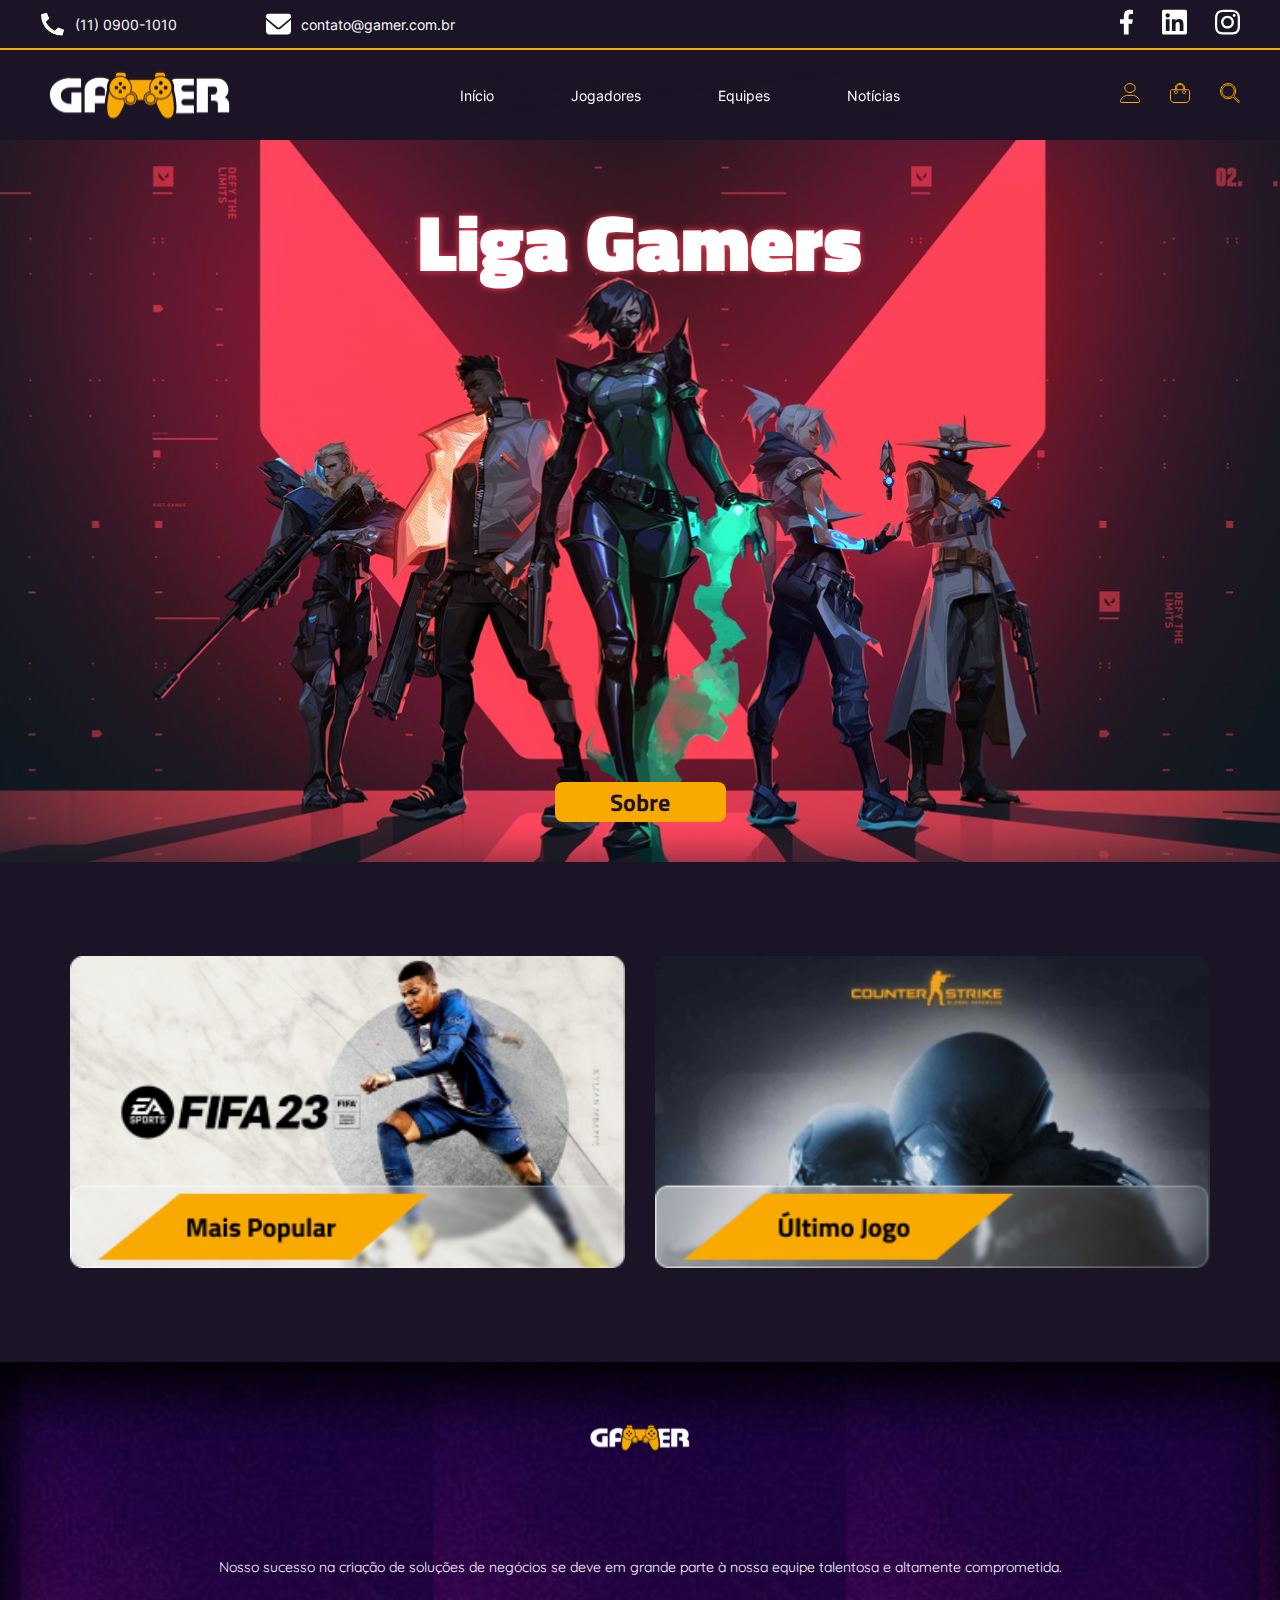
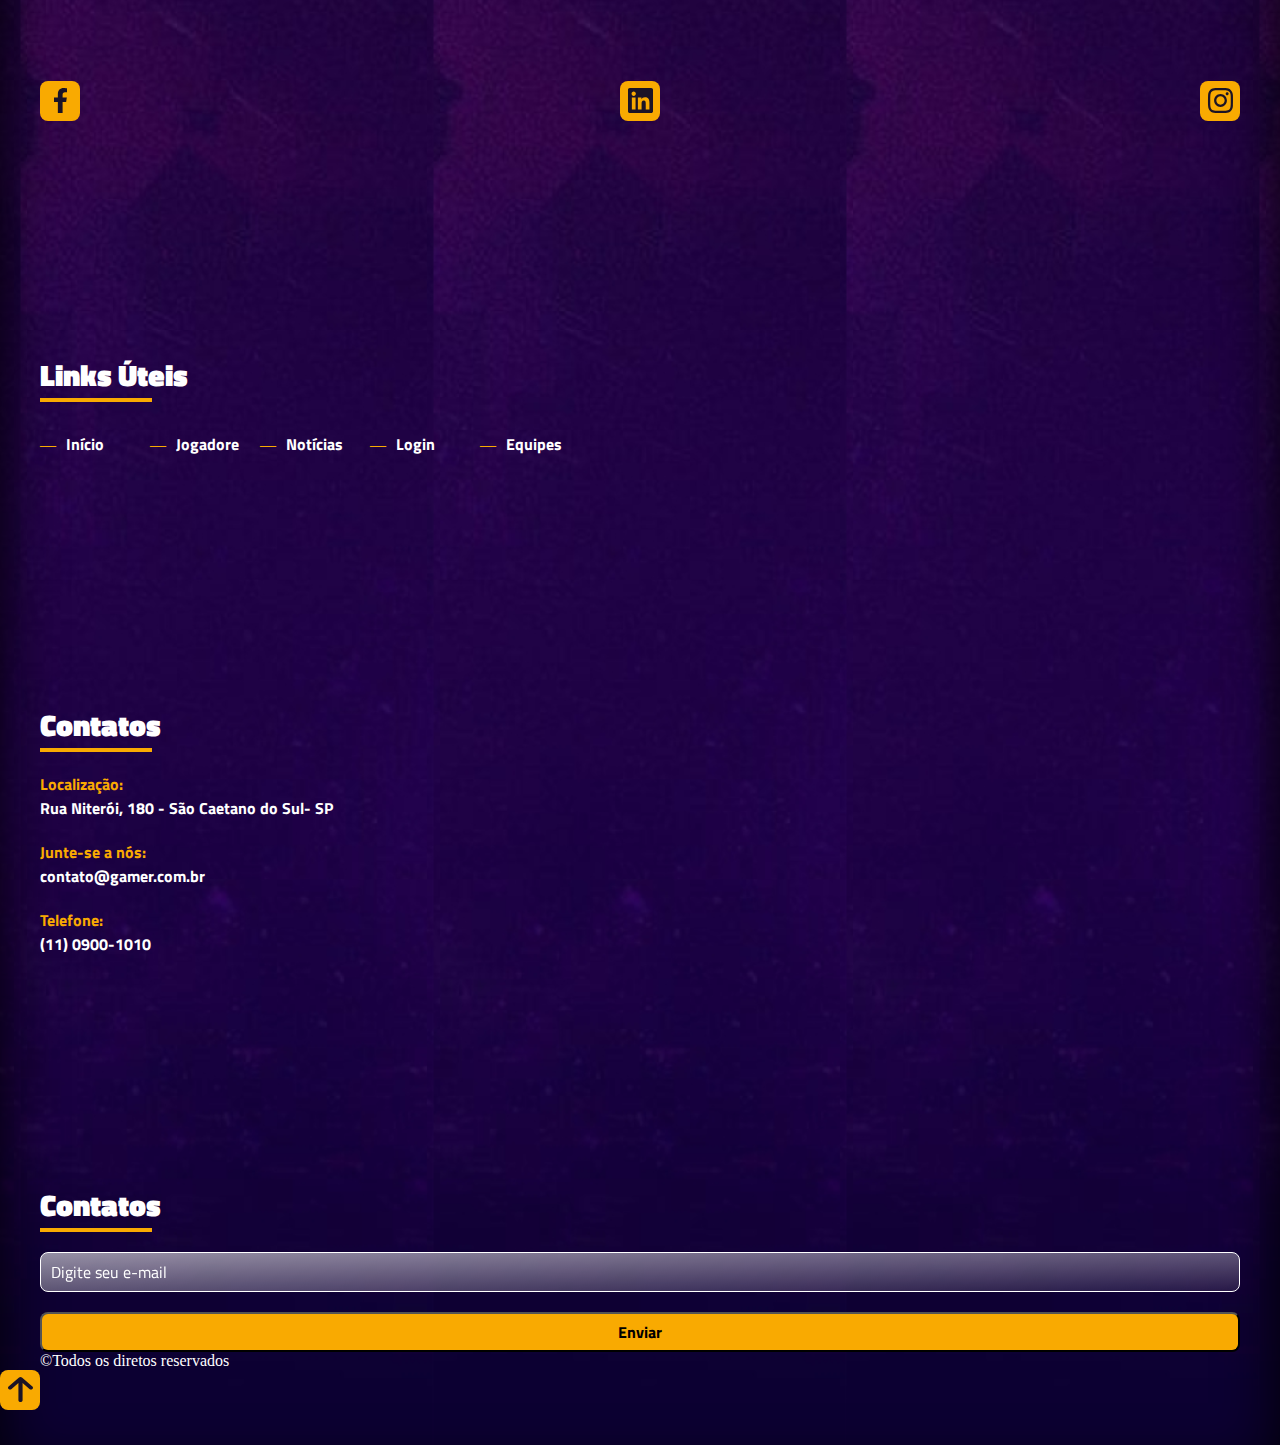
<file: index.html>
<!DOCTYPE html>
<html lang="pt-BR">

<head>
    <meta charset="UTF-8">
    <meta http-equiv="X-UA-Compatible" content="IE=edge">
    <meta name="viewport" content="width=device-width, initial-scale=1.0">
    <title>Projeto Gamer Manhã</title>
    <link rel="stylesheet" href="css/style.css">
</head>

<body>

    <header>

        <!-- linha de cima com a borda amarela -->
        <div class="header-top">

            <div class="layout-grid alinhamento-between-center">
                <div class="contatos">
                    <div class="phone">
                        <img src="./assets/icons/icone_telefone.svg" alt="Ícone de telefone">
                        <span>(11) 0900-1010</span>
                    </div>
                    <div class="email">
                        <img src="./assets/icons/icone_email.svg" alt="Ícone de e-mail">
                        <span>contato@gamer.com.br</span>
                    </div>
                </div>

                <div class="midias-sociais">
                    <a href="">
                        <img src="./assets/icons/facebook.svg" alt="Imagem link do Facebook da empresa Gamer">
                    </a>
                    <a href="">
                        <img src="./assets/icons/linkedin.svg" alt="Imagem link do Linkedin da empresa Gamer">
                    </a>
                    <a href="">
                        <img src="./assets/icons/intagram.svg" alt="Imagem link do Instagram da empresa Gamer">
                    </a>
                </div>
            </div>
        </div>

        <div class="header-bottom">
            <div class="layout-grid alinhamento-between-center">
                <!-- menu hamburger -->
                <img onclick="mostrarMenu()" src="./assets/icons/bars.svg" class="menu-hamburger"
                    alt="Ícone para abrir e fechar o menu de celular">

                <img class="logo" src="./assets/images/logotipo-gamer.svg"
                    alt="Logotipo da empresa. Texto Gamer com um joystick ao centro">

                <nav class="menu" id="menu">
                    <a href="../projeto-gamer-manha/index.html">Início</a>
                    <a href="">Jogadores</a>
                    <a href="">Equipes</a>
                    <a href="">Notícias</a>

                    <!-- visível apenas no mobile -->

                    <a class="phone">
                        <img src="./assets/icons/icone_telefone.svg"
                            alt="Ícone de Telefone. Abre e fecha o menu principal, no celular">
                        <span>(11) 0900-1010</span>
                    </a>
                    <a class="email">
                        <img src="./assets/icons/icone_email.svg" alt="Ícone de e-mail">
                        <span>contato@gamer.com.br</span>
                    </a>

                    <div class="midias-sociais">
                        <a href="">
                            <img src="./assets/icons/facebook.svg" alt="Imagem link do Facebook da empresa Gamer">
                        </a>
                        <a href="">
                            <img src="./assets/icons/linkedin.svg" alt="Imagem link do Linkedin da empresa Gamer">
                        </a>
                        <a href="">
                            <img src="./assets/icons/intagram.svg" alt="Imagem link do Instagram da empresa Gamer">
                        </a>
                    </div>
                </nav>

                <!-- menu 3 pontinhos -->
                <img onclick="mostrarUsuarios()" src="./assets/icons/pointers.svg" class="menu-pontinhos"
                    alt="Ícone 3 pontinhos, abre o menu de usuários">

                <div class="menu-usuarios" id="menu-usuarios">
                    <a href="../projeto-gamer-manha/login.html">
                        <img src="./assets/icons/user.svg" alt="Ícone de perfil">
                    </a>
                    <a href="">
                        <img src="./assets/icons/bag.svg" alt="Ícone de sacola">
                    </a>
                    <a href="">
                        <img src="./assets/icons/search.svg" alt="Ícone lupa de pesquisa">
                    </a>
                </div>
            </div>
        </div>
    </header>


    <main>
        <section class="banner">
            <h1>Liga Gamers</h1>
            <a href="" class="botao-sobre">Sobre</a>
        </section>

        <section class="jogos">
            <div class="layout-grid jogos-flex">
                <img src="assets/images/fifa23.png" alt="Imagem do jogo Fifa 2023">
                <img src="assets/images/csgo.png" alt="Imagem do jogo Counter Strike">
            </div>

        </section>


    </main>

    <footer>
        <div class="layout-grid footer-top">
            
            <div id="sobre">
                <img src="./assets/images/logotipo-gamer.svg" alt="Logotipo, imagem com texto gamer e um controle de vídeo game ao centro">
                
                <p>Nosso sucesso na criação de soluções de negócios se deve em grande parte à nossa equipe talentosa e altamente comprometida.</p>

                <!-- exportar as imagens do figma! -->
                <div id="midias-sociais-footer">
                    <a href="">
                        <img src="./assets/icons/facebook-footer.svg" alt="Ícone do Facebook">
                    </a>
                    <a href="">
                        <img src="./assets/icons/linkedin-footer.svg" alt="Ícone do Linkedin">
                    </a>
                    <a href="">
                        <img src="./assets/icons/intagram-footer.svg" alt="Ícone do Instagram">
                    </a>
                </div>
            </div>

            <div id="links-uteis">
                <div class="titulos-footer">
                    <h3>Links Úteis</h3>
                    <hr>
                </div>

                <ul class="menu-footer">
                    <li>
                        <a href="../projeto-gamer-manha/index.html">Início</a>
                    </li>
                    <li>
                        <a href="">Jogadore</a>
                    </li>
                    <li>
                        <a href="">Notícias</a>
                    </li>
                    <li>
                        <a href="">Login</a>
                    </li>
                    <li>
                        <a href="">Equipes</a>
                    </li>
                </ul>
            </div>


            <div id="contatos">
                <div class="titulos-footer">
                    <h3>Contatos</h3>
                    <hr>
                </div>

                <p>
                    <span class="contatos-titulo">Localização:</span>
                    Rua Niterói, 180 - São Caetano do Sul- SP
                </p>

                <p>
                    <span class="contatos-titulo">Junte-se a nós:</span>
                    contato@gamer.com.br
                </p>

                <p>
                    <span class="contatos-titulo">Telefone:</span>
                    (11) 0900-1010
                </p>
            </div>



            <div id="newsletter">
                <div class="titulos-footer">
                    <h3>Contatos</h3>
                    <hr>
                </div>

                <form action="" class="frm-news">
                    <input type="email" placeholder="Digite seu e-mail">
                    <button>Enviar</button>
                </form>
            </div>
            
        </div> <!-- fim da footer-top -->
        

        <div class="layout-grid footer-bottom">
            <p id="rights">&copy;Todos os diretos reservados</p>
        </div>

        <img src="./assets/icons/back-to-top.svg" alt="Ícone com a seta para cima, clique para voltar ao topo">

    </footer>




    <script>
        function mostrarMenu() {
            document.getElementById("menu").classList.toggle("mostrar-menu");
        }
        function mostrarUsuarios() {
            document.getElementById("menu-usuarios").classList.toggle("mostrar-usuarios");
        }
    </script>
</body>

</html>
</file>
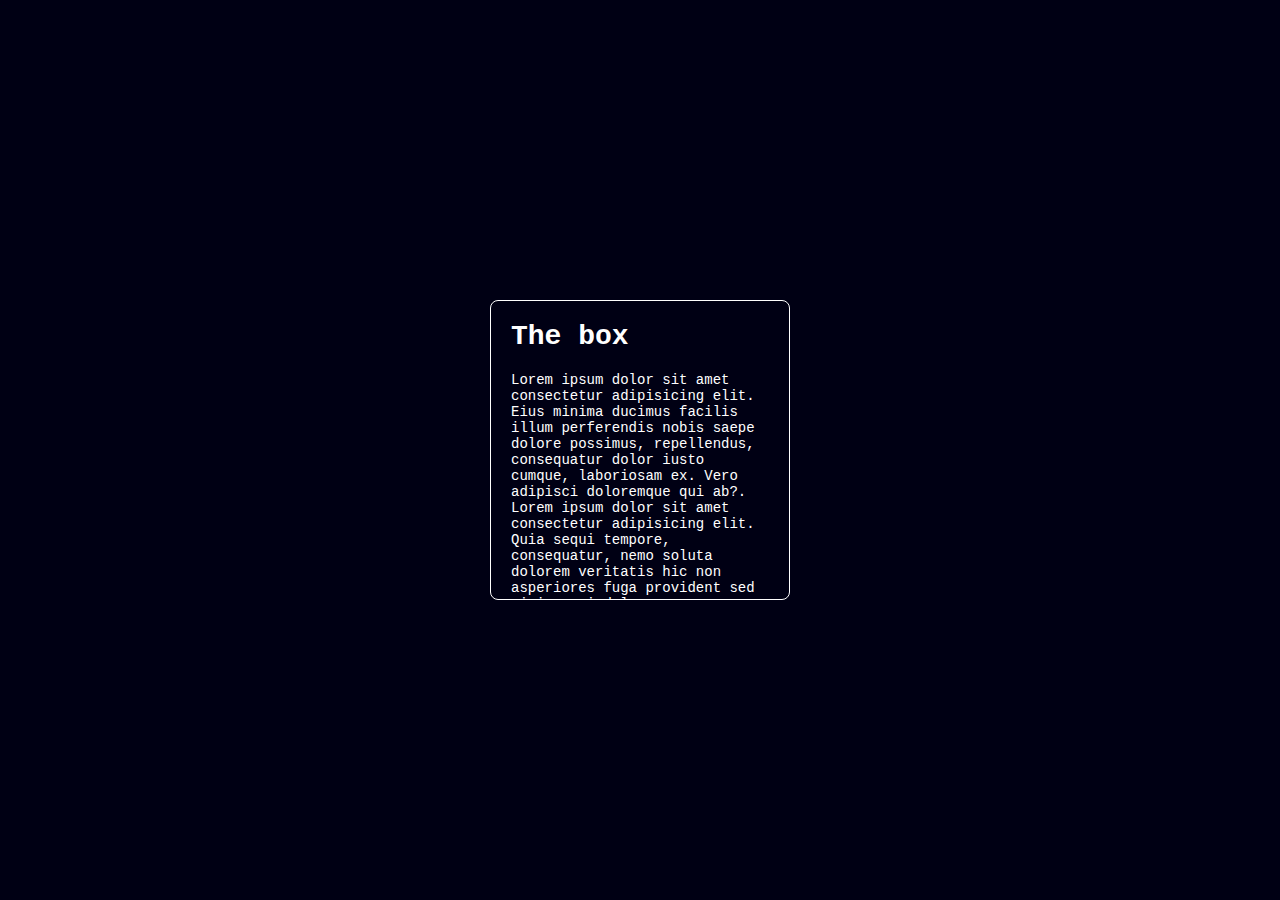
<file: fundo-gradiente.html>
<!DOCTYPE html>
<html lang="pt-BR">
<head>
    <meta charset="UTF-8">
    <meta http-equiv="X-UA-Compatible" content="IE=edge">
    <meta name="viewport" content="width=device-width, initial-scale=1.0">
    <title>Document</title>

    <style>
        /* reset css */
        * {
            margin: 0;
            padding: 0;
            box-sizing: border-box;
        }

        body {
            background-color: rgb(0, 0, 20);
            width: 100vw;
            height: 100vh;
            display: flex;
            justify-content: center;
            align-items: center;
            font-family: 'Courier New', Courier, monospace;
            font-size: 14px;
            color: white;
        }

        article {
            width: 300px;
            height: 300px;
            padding: 20px;
            border: 1px solid white;
            border-radius: 8px;
            overflow: auto;
            background-color: rgb(115, 0, 115),;
            
        }

        h1 {
            margin-bottom: 20px;
        }

        
    </style>
</head>


<body>
    <div class="borda-gradiente">

</div>
    <article>
        <h1>The box</h1>
        <p>Lorem ipsum dolor sit amet consectetur adipisicing elit. Eius minima ducimus facilis illum perferendis nobis saepe dolore possimus, repellendus, consequatur dolor iusto cumque, laboriosam ex. Vero adipisci doloremque qui ab?. Lorem ipsum dolor sit amet consectetur adipisicing elit. Quia sequi tempore, consequatur, nemo soluta dolorem veritatis hic non asperiores fuga provident sed nisi magni doloremque pariatur, esse sapiente. Obcaecati, totam!</p>
    </article>
</body>
</html
</file>
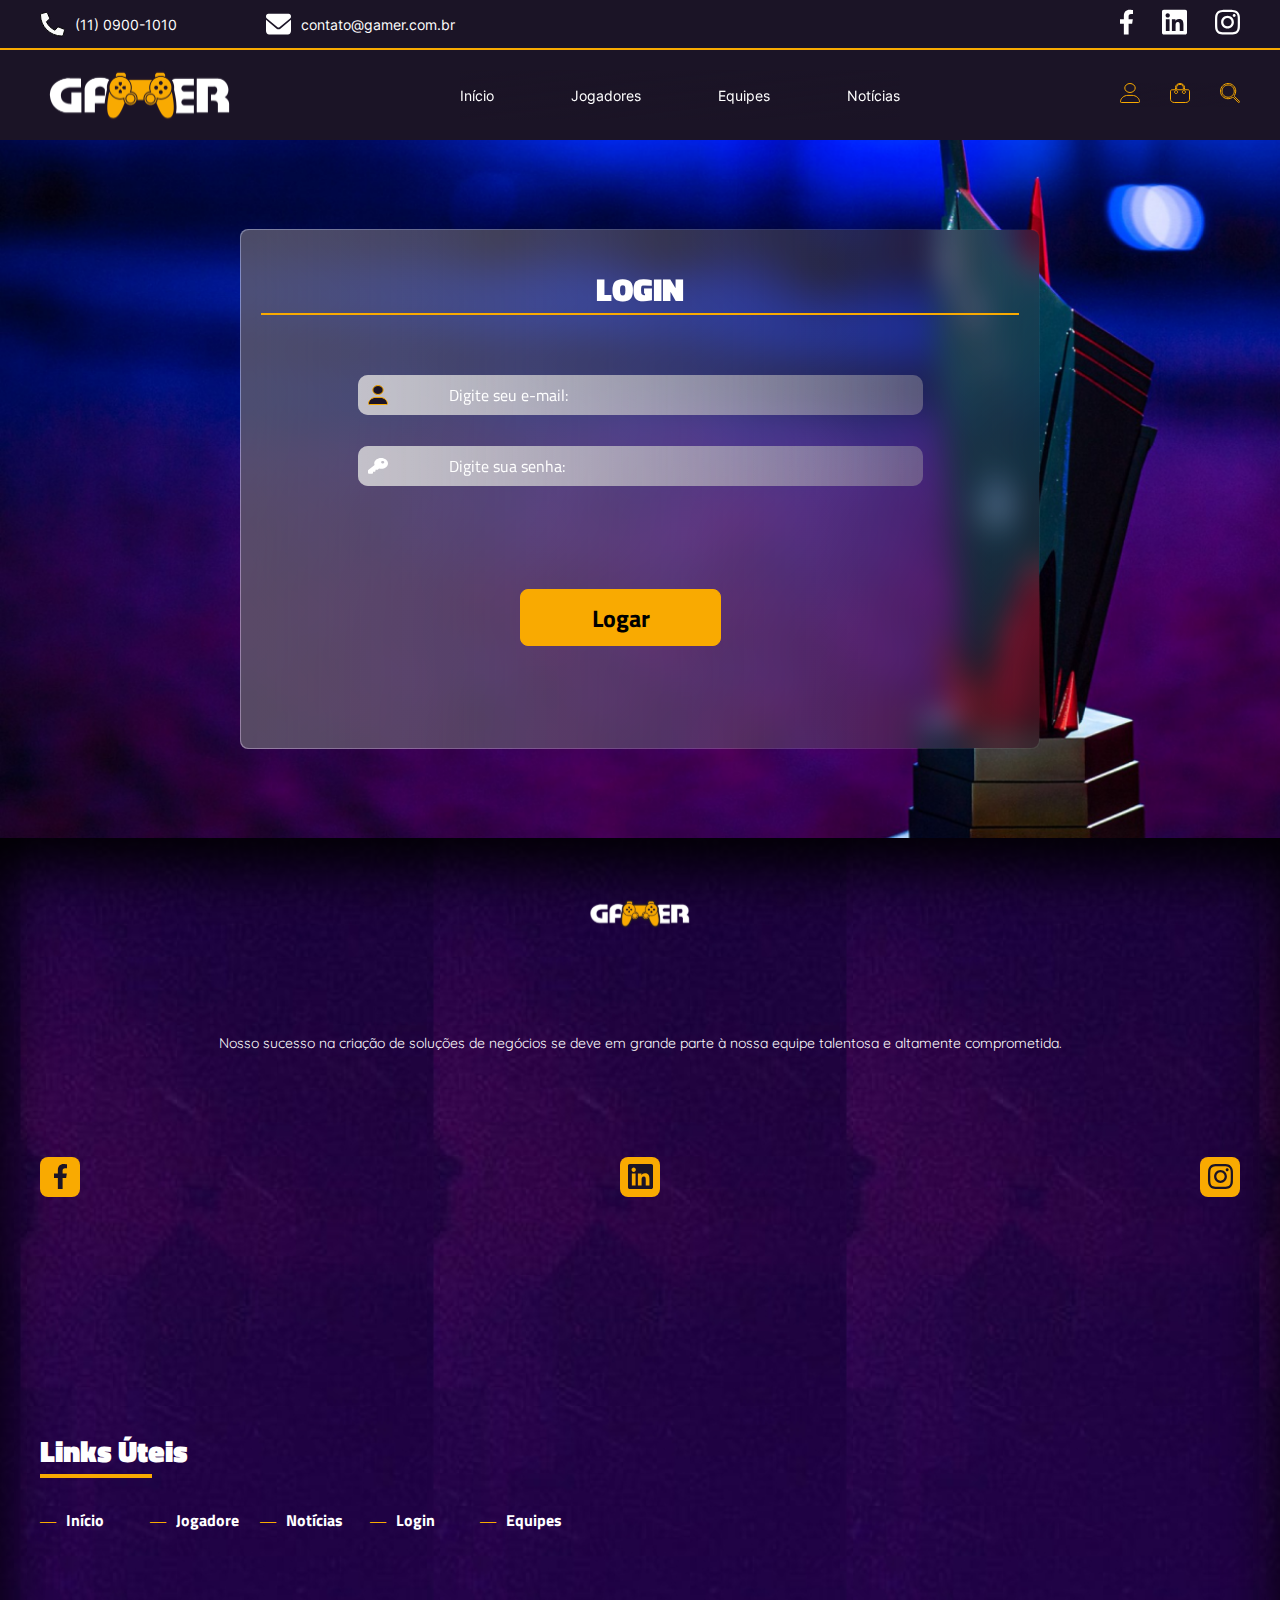
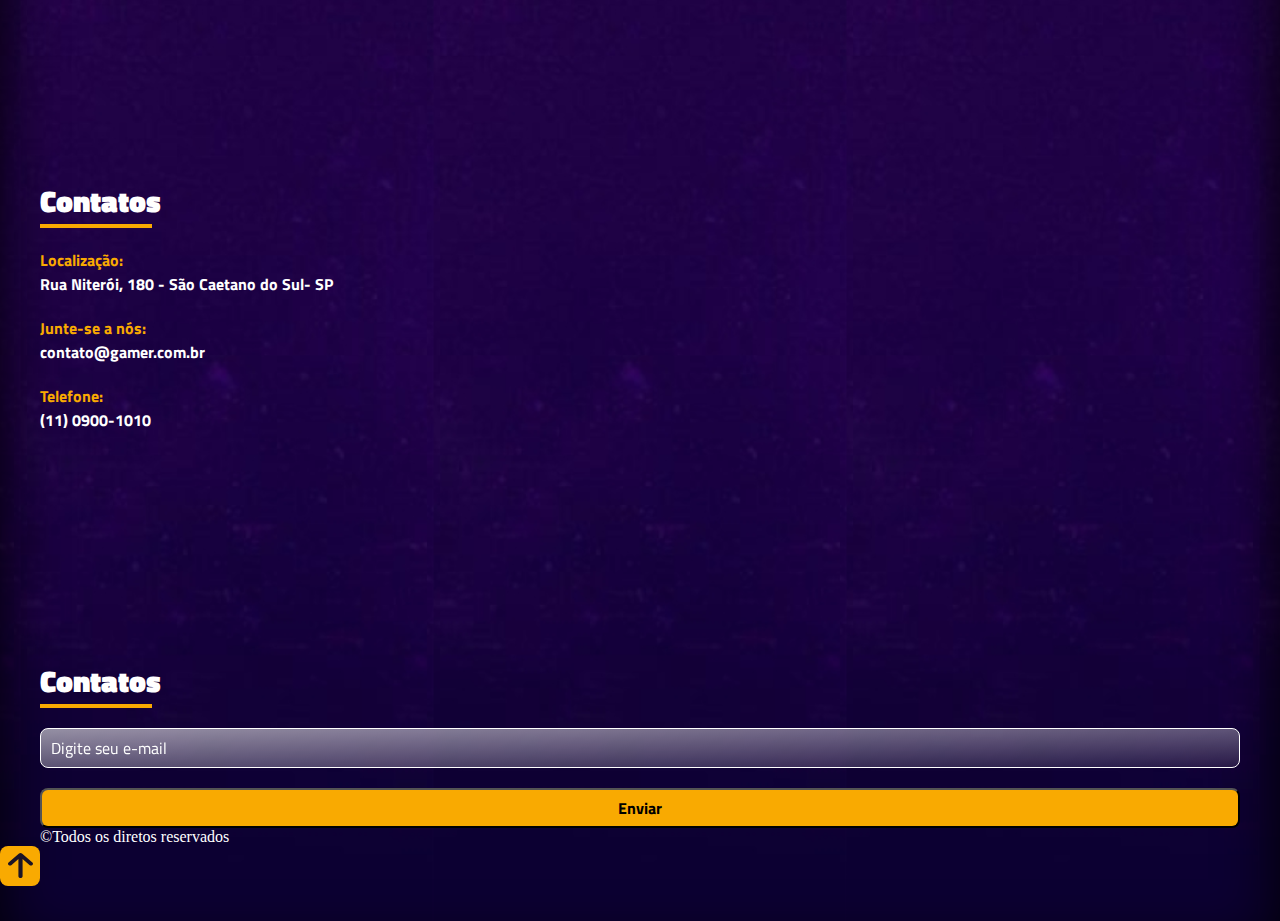
<file: login.html>
<!DOCTYPE html>
<html lang="pt-BR">

<head>
    <meta charset="UTF-8">
    <meta http-equiv="X-UA-Compatible" content="IE=edge">
    <meta name="viewport" content="width=device-width, initial-scale=1.0">
    <title>Projeto Gamer Manhã</title>
    <link rel="stylesheet" href="css/login.css">
</head>

<body>

    <header>

        <!-- linha de cima com a borda amarela -->
        <div class="header-top">

            <div class="layout-grid alinhamento-between-center">
                <div class="contatos">
                    <div class="phone">
                        <img src="./assets/icons/icone_telefone.svg" alt="Ícone de telefone">
                        <span>(11) 0900-1010</span>
                    </div>
                    <div class="email">
                        <img src="./assets/icons/icone_email.svg" alt="Ícone de e-mail">
                        <span>contato@gamer.com.br</span>
                    </div>
                </div>

                <div class="midias-sociais">
                    <a href="">
                        <img src="./assets/icons/facebook.svg" alt="Imagem link do Facebook da empresa Gamer">
                    </a>
                    <a href="">
                        <img src="./assets/icons/linkedin.svg" alt="Imagem link do Linkedin da empresa Gamer">
                    </a>
                    <a href="">
                        <img src="./assets/icons/intagram.svg" alt="Imagem link do Instagram da empresa Gamer">
                    </a>
                </div>
            </div>
        </div>

        <div class="header-bottom">
            <div class="layout-grid alinhamento-between-center">
                <!-- menu hamburger -->
                <img onclick="mostrarMenu()" src="./assets/icons/bars.svg" class="menu-hamburger"
                    alt="Ícone para abrir e fechar o menu de celular">

                <img class="logo" src="./assets/images/logotipo-gamer.svg"
                    alt="Logotipo da empresa. Texto Gamer com um joystick ao centro">

                <nav class="menu" id="menu">
                    <a href="index.html">Início</a>
                    <a href="">Jogadores</a>
                    <a href="">Equipes</a>
                    <a href="">Notícias</a>

                    <!-- visível apenas no mobile -->

                    <a class="phone">
                        <img src="./assets/icons/icone_telefone.svg"
                            alt="Ícone de Telefone. Abre e fecha o menu principal, no celular">
                        <span>(11) 0900-1010</span>
                    </a>
                    <a class="email">
                        <img src="./assets/icons/icone_email.svg" alt="Ícone de e-mail">
                        <span>contato@gamer.com.br</span>
                    </a>

                    <div class="midias-sociais">
                        <a href="">
                            <img src="./assets/icons/facebook.svg" alt="Imagem link do Facebook da empresa Gamer">
                        </a>
                        <a href="">
                            <img src="./assets/icons/linkedin.svg" alt="Imagem link do Linkedin da empresa Gamer">
                        </a>
                        <a href="">
                            <img src="./assets/icons/intagram.svg" alt="Imagem link do Instagram da empresa Gamer">
                        </a>
                    </div>
                </nav>

                <!-- menu 3 pontinhos -->
                <img onclick="mostrarUsuarios()" src="./assets/icons/pointers.svg" class="menu-pontinhos"
                    alt="Ícone 3 pontinhos, abre o menu de usuários">

                <div class="menu-usuarios" id="menu-usuarios">
                    <a href="login.html">
                        <img src="./assets/icons/user.svg" alt="Ícone de perfil">
                    </a>
                    <a href="">
                        <img src="./assets/icons/bag.svg" alt="Ícone de sacola">
                    </a>
                    <a href="">
                        <img src="./assets/icons/search.svg" alt="Ícone lupa de pesquisa">
                    </a>
                </div>
            </div>
        </div>
    </header>


    <!-- FORMULÁRIO DE LOGIN -->
    <main class="fundo-login">
        <div class="bkg-login">
            <form class="frm-login">
                <div class="login-title">

                    <h1>Login</h1>
                </div>
                <div class="frm-linha">
                    <div class="bkg-input">
                        <img src="./assets/icons/user.svg" alt="ícone de usuário">
                        <input type="email" id="email" placeholder="Digite seu e-mail:">
                    </div>
                </div>
                <div class="frm-linha">
                    <div class="bkg-input">
                        <img src="./assets/icons/Vector -chave.svg" alt="ícone de chave">
                        <input type="password" id="password" placeholder="Digite sua senha:">
                    </div>
                </div>

                <button class="btn-logar">Logar</button>
            </form>
        </div>

    </main>

    <footer>
        <div class="layout-grid footer-top">

            <div id="sobre">
                <img src="./assets/images/logotipo-gamer.svg"
                    alt="Logotipo, imagem com texto gamer e um controle de vídeo game ao centro">

                <p>Nosso sucesso na criação de soluções de negócios se deve em grande parte à nossa equipe talentosa e
                    altamente comprometida.</p>

                <!-- exportar as imagens do figma! -->
                <div id="midias-sociais-footer">
                    <a href="">
                        <img src="./assets/icons/facebook-footer.svg" alt="Ícone do Facebook">
                    </a>
                    <a href="">
                        <img src="./assets/icons/linkedin-footer.svg" alt="Ícone do Linkedin">
                    </a>
                    <a href="">
                        <img src="./assets/icons/intagram-footer.svg" alt="Ícone do Instagram">
                    </a>
                </div>
            </div>

            <div id="links-uteis">
                <div class="titulos-footer">
                    <h3>Links Úteis</h3>
                    <hr>
                </div>

                <ul class="menu-footer">
                    <li>
                        <a href="">Início</a>
                    </li>
                    <li>
                        <a href="">Jogadore</a>
                    </li>
                    <li>
                        <a href="">Notícias</a>
                    </li>
                    <li>
                        <a href="">Login</a>
                    </li>
                    <li>
                        <a href="">Equipes</a>
                    </li>
                </ul>
            </div>


            <div id="contatos">
                <div class="titulos-footer">
                    <h3>Contatos</h3>
                    <hr>
                </div>

                <p>
                    <span class="contatos-titulo">Localização:</span>
                    Rua Niterói, 180 - São Caetano do Sul- SP
                </p>

                <p>
                    <span class="contatos-titulo">Junte-se a nós:</span>
                    contato@gamer.com.br
                </p>

                <p>
                    <span class="contatos-titulo">Telefone:</span>
                    (11) 0900-1010
                </p>
            </div>



            <div id="newsletter">
                <div class="titulos-footer">
                    <h3>Contatos</h3>
                    <hr>
                </div>

                <form action="" class="frm-news">
                    <input type="email" placeholder="Digite seu e-mail">
                    <button>Enviar</button>
                </form>
            </div>

        </div> <!-- fim da footer-top -->


        <div class="layout-grid footer-bottom">
            <p id="rights">&copy;Todos os diretos reservados</p>
        </div>

        <img src="./assets/icons/back-to-top.svg" alt="Ícone com a seta para cima, clique para voltar ao topo">

    </footer>




    <script>
        function mostrarMenu() {
            document.getElementById("menu").classList.toggle("mostrar-menu");
        }
        function mostrarUsuarios() {
            document.getElementById("menu-usuarios").classList.toggle("mostrar-usuarios");
        }
    </script>
</body>

</html>
</file>
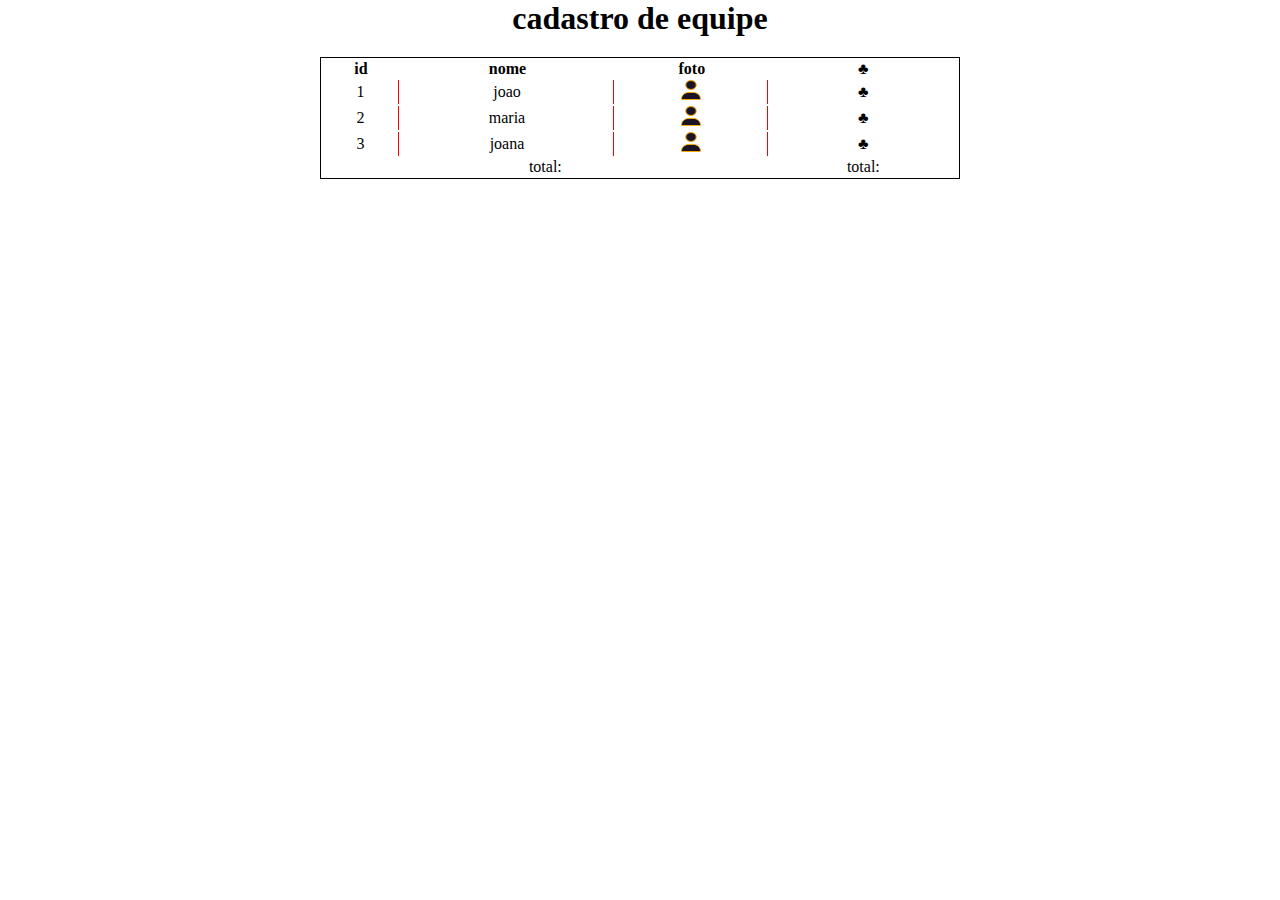
<file: css/tabelas.html>
<!DOCTYPE html>
<html lang="en">

<head>
    <meta charset="UTF-8">
    <meta http-equiv="X-UA-Compatible" content="IE=edge">
    <meta name="viewport" content="width=device-width, initial-scale=1.0">
    <title>Document</title>
    <link rel="stylesheet" href="../css/tabelas.css">
</head>

<body>
    <h1>cadastro de equipe</h1>

    <table>

        <thead>
            <tr>
                <th>id</th>
                <th>nome</th>
                <th>foto</th>
                <th>&clubs;</th>

            </tr>
        </thead>

        <tbody>
            <tr>
                <td>1</td>
                <td>joao</td>
                <td><img src="../assets/icons/user.svg" alt=""></td>
                <td>&clubs;</td>

            </tr>

            <tr>
                <td>2</td>
                <td>maria</td>
                <td><img src="../assets/icons/user.svg" alt=""></td>
                <td>&clubs;</td>
            </tr>
            
            <tr>
                <td>3</td>
                <td>joana</td>
                <td><img src="../assets/icons/user.svg" alt=""></td>
                <td>&clubs;</td>
            </tr>
            

        </tbody>

        <tfoot>
<tr>
    <td colspan="3">total:</td>
    <td>total:</td>
</tr>
        </tfoot>

    </table>
</body>

</html>
</file>
<file: css/style.css>
/* imports das fontes */

/* TITILLIUM WEB */
@font-face {
    font-family: TitilliumWeb-Black;
    src: url(../assets/fonts/Titillium_Web/TitilliumWeb-Black.ttf);
}

@font-face {
    font-family: TitilliumWeb-Bold;
    src: url(../assets/fonts/Titillium_Web/TitilliumWeb-Bold.ttf);
}

@font-face {
    font-family: TitilliumWeb-Regular;
    src: url(../assets/fonts/Titillium_Web/TitilliumWeb-Regular.ttf);
}

/* INTER */
@font-face {
    font-family: Inter;
    src: url(../assets/fonts/Inter/Inter-VariableFont_slnt\,wght.ttf);
}

/* QUICKSAND */
@font-face {
    font-family: Quicksand;
    src: url(../assets/fonts/Quicksand/Quicksand-VariableFont_wght.ttf);
}

* {
    margin: 0;
    padding: 0;
    box-sizing: border-box;
}

body {
    color: #ffffff;
}

/* Classes genéricas */
.mostrar-menu {
    left: 0 !important;
}

.mostrar-usuarios {
    right: 0 !important;
}

.layout-grid {
    /* border: 1px solid salmon; */
    width: 90%;
    height: 100%;
    margin: 0 auto;
}

/* justify content + align items */
.alinhamento-between-center {
    display: flex;
    justify-content: space-between;
    align-items: center;
}

/* Mobile First */

/* HEADER */
header {
    position: fixed;
    top: 0;
    left: 0;
    z-index: 20;
    width: 100vw;
    height: 60px;
    background-color: #1B1426;
}

/* Header Top */
header .header-top {
    display: none;
}

/* Header Bottom */


header .header-bottom {
    height: 100%;
}

header .header-bottom img.logo {
    width: 86px;
}

header .header-bottom nav {
    position: fixed;
    top: 60px;
    left: -80vw;
    width: 80vw;
    height: calc(100vh - 60px);

    display: flex;
    flex-direction: column;
    justify-content: space-between;
    padding-bottom: 20px;
    background-image: linear-gradient(to right bottom, rgba(27, 20, 38, 0.7), rgba(27, 20, 38, 0.4));
    backdrop-filter: blur(45px);

    transition: left 0.4s;
}

/* somente links "filhos diretos" */
header .header-bottom nav>a {
    padding: 30px 0;
    color: white;
    font-family: Inter;
    font-weight: 400;
    font-size: 15px;
    text-align: center;
    text-decoration: none;
    border-bottom: 2px solid #F9AA01;
}

header .header-bottom nav>a:hover {
    background-color: #F9AA01;

}

header .header-bottom nav>a:last-of-type {
    border-bottom: none;
}

/* ícone de mídias sociais possibilidade position 
header .header-bottom nav .midias-sociais {
    position: absolute;
    bottom: 20px;
    left: calc(50% - 100px);
    border: 1px solid red;
    width: 200px;
    height: 40px;
    display: flex;
    justify-content: space-between;
    align-items: center;
}
*/

header .header-bottom nav .midias-sociais {
    /* border: 1px solid red; */
    display: flex;
    justify-content: center;
    /* gap é o espaçamento entre os elementos, funciona em linha e também em coluna. */
    gap: 50px;
}

/* menu lateral direito - ícones */
header .header-bottom .menu-usuarios {
    position: fixed;
    top: 60px;
    right: -19vw;
    width: 19vw;
    height: 170px;
    background-image: linear-gradient(to right bottom, rgba(27, 20, 38, 0.7), rgba(27, 20, 38, 0.4));
    backdrop-filter: blur(45px);

    display: flex;
    flex-direction: column;
    justify-content: space-evenly;
    align-items: center;

    transition: right 0.4s;
}

/* MAIN */
main {
    margin-top: 60px;
}

/* Banner */
.banner {
    width: 100%;
    height: 606px;
    padding: 40px 0;

    display: flex;
    flex-direction: column;
    justify-content: space-between;
    align-items: center;

    background-color: rebeccapurple;
    background-image: url(../assets/images/fundo-banner-mobile.png);
    background-size: contain;
    background-repeat: no-repeat;
    background-position: bottom;
}

.banner h1 {
    font-family: TitilliumWeb-Black;
    font-size: 40px;
    text-shadow: 0 0 7px #FD4255;

}

.banner .botao-sobre {
    width: 171px;
    height: 40px;
    display: flex;
    justify-content: center;
    align-items: center;
    background-color: #F9AA01;
    color: #1B1426;
    text-decoration: none;
    font-family: TitilliumWeb-Bold;
    font-size: 24px;
    border-radius: 8px;
}

/* Sessão Jogos */
main .jogos {
    width: 100%;
    height: 590px;
    background-color: #1B1426;
}

main .jogos .jogos-flex {
    display: flex;
    flex-direction: column;
    justify-content: space-evenly;
    /* vertical - column */
    align-items: center;
}

/* Footer */
footer {
    padding-top: 60px;
    padding-bottom: 30px;
    box-shadow: inset 0 30px 60px rgba(0, 0, 0, 1);
    background-image: url(../assets/images/fundo-footer-mobile.png);
    background-position: top;
    background-size: contain;
}

footer #sobre {
    width: 100%;
    height: 304px;
    display: flex;
    flex-direction: column;
    justify-content: space-between;
    align-items: center;
    /* background-color: rgba(250, 128, 114, .3); */
}
footer #sobre > img { width: 110px; }

footer #sobre p {
    font-family: Quicksand;
    font-weight: 400;
    font-size: 14px;
}

footer #midias-sociais-footer {
    /* background-color: #FD4255; */
    width: 100%;
    display: flex;
    justify-content: space-between;
}


footer .footer-top {
    display: flex;
    flex-direction: column;
    justify-content: space-between;
    height: 1530px;
}


footer .footer-top .titulos-footer h3 {
    font-family: TitilliumWeb-Black;
    font-size: 30px;
}

footer .footer-top .titulos-footer hr {
    border: 2px solid #F9AA01;
    width: 112px;
}

/* lista ul */
footer .footer-top .menu-footer {
    display: flex;
    flex-wrap: wrap;
    margin-top: 30px;
}
/* ítens da lista */
footer .footer-top .menu-footer li {
    list-style-type: none;
    width: 110px;
    margin-bottom: 20px;
    /* border: 1px solid #FD4255; */
}
footer .footer-top .menu-footer a {
    color: white;
    text-decoration: none;
    font-family: TitilliumWeb-Bold;
    font-size: 16px;
}

footer .footer-top .menu-footer a:before {
    content: "\2015";
    margin-right: 10px;
    color: #F9AA01;
}

/* Contatos */

footer .footer-top #contatos {
    color: white;
    font-family: TitilliumWeb-Bold;
    font-size: 16px;
}

footer .footer-top #contatos p {
    display: flex;
    flex-direction: column;
    margin-top: 20px;
}

footer .footer-top #contatos p span {
    color: #F9AA01;
}

/* newsletter */

footer #newsletter input,
footer #newsletter button {
    width: 100%;
    height: 40px;
    margin-top: 20px;
    border-radius: 8px;
}

footer #newsletter input {
    background-color: transparent;
    background-image: linear-gradient(to right bottom, rgba(239, 239, 239, .6), rgba(239, 239, 239, .1));
    backdrop-filter: blur(6px);
    border: 1px solid white;
    color: white;
    padding: 5px 10px;
    font-family: TitilliumWeb-Regular;
    font-size: 16px;
}

footer #newsletter input::placeholder {
    color: white;
}

footer #newsletter button {
    display: flex;
    justify-content: center;
    align-items: center;
    background-color: #F9AA01;
    font-family: TitilliumWeb-Bold;
    font-size: 16px;
}












/* Tablets >= 768px*/
@media screen and (min-width: 768px) {}

/* Desktops >= 1200px*/
@media screen and (min-width: 1200px) {
    .layout-grid {
        width: 100%;
        max-width: 1200px;
        /* border: 3px dotted yellowgreen; */
    }

    /* HEADER  */
    header {
        position: static;
        height: 140px;
    }

    /* Header Top */
    header .header-top {
        /* block é o valor default da maioria dos elementos */
        display: block;
        height: 50px;
        border-bottom: 2px solid #F9AA01;
    }

    header .header-top .contatos {
        width: 415px;
        display: flex;
        justify-content: space-between;

        font-family: Inter;
        font-size: 14px;
        font-weight: 400;

        /* border: 2px solid white; */
    }

    header .header-top .contatos>div {
        display: flex;
        justify-content: space-between;
        align-items: center;
        gap: 10px;
        /* border: 1px solid yellow; */
    }

    header .header-top .midias-sociais {
        width: 120px;
        display: flex;
        justify-content: space-between;
        align-items: center;
        /* border: 2px solid white; */
    }

    /* Esconde elementos desnecessários */
    header .menu-hamburger,
    header .menu-pontinhos,
    header .header-bottom nav .phone,
    header .header-bottom nav .email,
    header .header-bottom nav .midias-sociais {
        display: none;
    }

    /* Header Bottom */
    header .header-bottom {
        height: 90px;
    }

    header .header-bottom img.logo {
        width: 200px;
    }

    header .header-bottom nav {
        position: static;
        width: 440px;
        height: 50px;
        padding: 0;
        flex-direction: row;
        align-items: center;
        /* background-color: red; */
    }

    header .header-bottom nav>a {
        border: none;
        font-size: 14px;
    }

    header .header-bottom nav>a:hover {
        background-color: transparent;
        color: #F9AA01;
    }

    header .header-bottom .menu-usuarios {
        position: static;
        flex-direction: row;
        justify-content: space-between;
        width: 120px;
        height: auto;
        background-color: transparent;
    }

    /* MAIN */
    main {
        margin-top: 0;
    }

    /* Banner */
    main .banner {
        height: 722px;
        /* alterar a imagem de fundo */
        background-image: url(../assets/images/fundo-banner-desktop.png);
        background-size: cover;
        background-position: top;

    }

    main .banner h1 {
        font-size: 80px;
    }

    /* Sessão de Jogos */
    main .jogos {
        height: 500px;
    }

    main .jogos .jogos-flex {
        flex-direction: row;
    }

    main .jogos .jogos-flex img {
        width: 555px;
    }

}
</file>
<file: css/login.css>
/* imports das fontes */

/* TITILLIUM WEB */
@font-face {
    font-family: TitilliumWeb-Black;
    src: url(../assets/fonts/Titillium_Web/TitilliumWeb-Black.ttf);
}

@font-face {
    font-family: TitilliumWeb-Bold;
    src: url(../assets/fonts/Titillium_Web/TitilliumWeb-Bold.ttf);
}

@font-face {
    font-family: TitilliumWeb-Regular;
    src: url(../assets/fonts/Titillium_Web/TitilliumWeb-Regular.ttf);
}

/* INTER */
@font-face {
    font-family: Inter;
    src: url(../assets/fonts/Inter/Inter-VariableFont_slnt\,wght.ttf);
}

/* QUICKSAND */
@font-face {
    font-family: Quicksand;
    src: url(../assets/fonts/Quicksand/Quicksand-VariableFont_wght.ttf);
}

* {
    margin: 0;
    padding: 0;
    box-sizing: border-box;
}

body {
    color: #ffffff;
}

/* Classes genéricas */
.mostrar-menu {
    left: 0 !important;
}

.mostrar-usuarios {
    right: 0 !important;
}

.layout-grid {
    /* border: 1px solid salmon; */
    width: 90%;
    height: 100%;
    margin: 0 auto;
}

/* justify content + align items */
.alinhamento-between-center {
    display: flex;
    justify-content: space-between;
    align-items: center;
}

/* Mobile First */

/* HEADER */
header {
    position: fixed;
    top: 0;
    left: 0;
    z-index: 20;
    width: 100vw;
    height: 60px;
    background-color: #1B1426;
}

/* Header Top */
header .header-top {
    display: none;
}

/* Header Bottom */


header .header-bottom {
    height: 100%;
}

header .header-bottom img.logo {
    width: 86px;
}

header .header-bottom nav {
    position: fixed;
    top: 60px;
    left: -80vw;
    width: 80vw;
    height: calc(100vh - 60px);

    display: flex;
    flex-direction: column;
    justify-content: space-between;
    padding-bottom: 20px;
    background-image: linear-gradient(to right bottom, rgba(27, 20, 38, 0.7), rgba(27, 20, 38, 0.4));
    backdrop-filter: blur(45px);

    transition: left 0.4s;
}

/* somente links "filhos diretos" */
header .header-bottom nav>a {
    padding: 30px 0;
    color: white;
    font-family: Inter;
    font-weight: 400;
    font-size: 15px;
    text-align: center;
    text-decoration: none;
    border-bottom: 2px solid #F9AA01;
}

header .header-bottom nav>a:hover {
    background-color: #F9AA01;

}

header .header-bottom nav>a:last-of-type {
    border-bottom: none;
}

/* ícone de mídias sociais possibilidade position 
header .header-bottom nav .midias-sociais {
    position: absolute;
    bottom: 20px;
    left: calc(50% - 100px);
    border: 1px solid red;
    width: 200px;
    height: 40px;
    display: flex;
    justify-content: space-between;
    align-items: center;
}
*/

header .header-bottom nav .midias-sociais {
    /* border: 1px solid red; */
    display: flex;
    justify-content: center;
    /* gap é o espaçamento entre os elementos, funciona em linha e também em coluna. */
    gap: 50px;
}

/* menu lateral direito - ícones */
header .header-bottom .menu-usuarios {
    position: fixed;
    top: 60px;
    right: -19vw;
    width: 19vw;
    height: 170px;
    background-image: linear-gradient(to right bottom, rgba(27, 20, 38, 0.7), rgba(27, 20, 38, 0.4));
    backdrop-filter: blur(45px);

    display: flex;
    flex-direction: column;
    justify-content: space-evenly;
    align-items: center;

    transition: right 0.4s;
}

/* MAIN */
/* formulário */
/* Main */
.fundo-login {
    width: 100%;
    height: 600px;
    margin-top: 60px;
    display: flex;
    justify-content: center;
    align-items: center;
    background-image: url(../assets/images/Banner_Login.png);
    background-position: left top;
    background-repeat: no-repeat;
}

.bkg-login {
    /*aqui vai a borda gradient*/
    width: 100%;
    max-width: 320px;
    height: 400px;
    padding: 1px;
    /* border: 1px solid white; */
    border-radius: 8px;
    background-image: linear-gradient(to right, rgba(255, 255, 255, .5), rgba(255, 255, 255, 0.05));
}

.frm-login {
    display: flex;
    flex-direction: column;
    align-items: center;
    flex-wrap: wrap;
    padding: 35px 20px 35px;
    height: 100%;
    background-image: linear-gradient(to right, rgba(27, 20, 38, .5), rgba(27, 20, 38, .2));
    backdrop-filter: blur(15px);
    border-radius: 8px;
    position: relative;

}

.frm-login .login-title {
    width: 100%;
    text-align: center;
    margin-bottom: 60px;
    text-transform: uppercase;
    font-family: TitilliumWeb-Black;

}

.frm-login .login-title hr {
    width: 30%;
    margin: 0 auto;
    margin-bottom: 20px;
    border: 2px solid #F9AA01;
}

.frm-login .frm-linha {
    width: 100%;
    margin-bottom: 31px;
    background-image: linear-gradient(to right, rgba(255, 255, 255, .4), rgba(255, 255, 255, 0.1));
    border-radius: 10px;
}

.frm-login .frm-linha .bkg-input {
    display: flex;
    justify-content: space-between;
    padding: 0 10px;
    background-image: linear-gradient(to right, rgba(255, 255, 255, .4), rgba(255, 255, 255, .1));
    backdrop-filter: blur(25px);
    border-radius: 10px;
}

.frm-login .frm-linha input {
    width: 85%;
    height: 40px;
    background-color: transparent;
    font-family: TitilliumWeb-Regular;
    font-size: 16px;
    outline: none;
    border: none;


}

.frm-login .frm-linha input::placeholder {
    color: white;
}



.frm-login .btn-logar {
    display: flex;
    justify-content: center;
    align-items: center;
    width: 273px;
    height: 40px;
    font-family: TitilliumWeb-Bold;
    font-size: 1.5rem;
    background-color: #F9AA01;
    border-radius: 8px;
    border: 1px solid #F9AA01;

    position: absolute;
    left: 20px;
    bottom: 40px;
}























/* Footer */
footer {
    padding-top: 60px;
    padding-bottom: 30px;
    box-shadow: inset 0 30px 60px rgba(0, 0, 0, 1);
    background-image: url(../assets/images/fundo-footer-mobile.png);
    background-position: top;
    background-size: contain;
}

footer #sobre {
    width: 100%;
    height: 304px;
    display: flex;
    flex-direction: column;
    justify-content: space-between;
    align-items: center;
    /* background-color: rgba(250, 128, 114, .3); */
}

footer #sobre>img {
    width: 110px;
}

footer #sobre p {
    font-family: Quicksand;
    font-weight: 400;
    font-size: 14px;
}

footer #midias-sociais-footer {
    /* background-color: #FD4255; */
    width: 100%;
    display: flex;
    justify-content: space-between;
}


footer .footer-top {
    display: flex;
    flex-direction: column;
    justify-content: space-between;
    height: 1530px;
}


footer .footer-top .titulos-footer h3 {
    font-family: TitilliumWeb-Black;
    font-size: 30px;
}

footer .footer-top .titulos-footer hr {
    border: 2px solid #F9AA01;
    width: 112px;
}

/* lista ul */
footer .footer-top .menu-footer {
    display: flex;
    flex-wrap: wrap;
    margin-top: 30px;
}

/* ítens da lista */
footer .footer-top .menu-footer li {
    list-style-type: none;
    width: 110px;
    margin-bottom: 20px;
    /* border: 1px solid #FD4255; */
}

footer .footer-top .menu-footer a {
    color: white;
    text-decoration: none;
    font-family: TitilliumWeb-Bold;
    font-size: 16px;
}

footer .footer-top .menu-footer a:before {
    content: "\2015";
    margin-right: 10px;
    color: #F9AA01;
}

/* Contatos */

footer .footer-top #contatos {
    color: white;
    font-family: TitilliumWeb-Bold;
    font-size: 16px;
}

footer .footer-top #contatos p {
    display: flex;
    flex-direction: column;
    margin-top: 20px;
}

footer .footer-top #contatos p span {
    color: #F9AA01;
}

/* newsletter */

footer #newsletter input,
footer #newsletter button {
    width: 100%;
    height: 40px;
    margin-top: 20px;
    border-radius: 8px;
}

footer #newsletter input {
    background-color: transparent;
    background-image: linear-gradient(to right bottom, rgba(239, 239, 239, .6), rgba(239, 239, 239, .1));
    backdrop-filter: blur(6px);
    border: 1px solid white;
    color: white;
    padding: 5px 10px;
    font-family: TitilliumWeb-Regular;
    font-size: 16px;
}

footer #newsletter input::placeholder {
    color: white;
}

footer #newsletter button {
    display: flex;
    justify-content: center;
    align-items: center;
    background-color: #F9AA01;
    font-family: TitilliumWeb-Bold;
    font-size: 16px;
}




















/* Tablets >= 768px*/
@media screen and (min-width: 768px) {}

/* Desktops >= 1200px*/
@media screen and (min-width: 1200px) {
    .layout-grid {
        width: 100%;
        max-width: 1200px;
        /* border: 3px dotted yellowgreen; */
    }

    /* HEADER  */
    header {
        position: static;
        height: 140px;
    }

    /* Header Top */
    header .header-top {
        /* block é o valor default da maioria dos elementos */
        display: block;
        height: 50px;
        border-bottom: 2px solid #F9AA01;
    }

    header .header-top .contatos {
        width: 415px;
        display: flex;
        justify-content: space-between;

        font-family: Inter;
        font-size: 14px;
        font-weight: 400;

        /* border: 2px solid white; */
    }

    header .header-top .contatos>div {
        display: flex;
        justify-content: space-between;
        align-items: center;
        gap: 10px;
        /* border: 1px solid yellow; */
    }

    header .header-top .midias-sociais {
        width: 120px;
        display: flex;
        justify-content: space-between;
        align-items: center;
        /* border: 2px solid white; */
    }

    /* Esconde elementos desnecessários */
    header .menu-hamburger,
    header .menu-pontinhos,
    header .header-bottom nav .phone,
    header .header-bottom nav .email,
    header .header-bottom nav .midias-sociais {
        display: none;
    }

    /* Header Bottom */
    header .header-bottom {
        height: 90px;
    }

    header .header-bottom img.logo {
        width: 200px;
    }

    header .header-bottom nav {
        position: static;
        width: 440px;
        height: 50px;
        padding: 0;
        flex-direction: row;
        align-items: center;
        /* background-color: red; */
    }

    header .header-bottom nav>a {
        border: none;
        font-size: 14px;
    }

    header .header-bottom nav>a:hover {
        background-color: transparent;
        color: #F9AA01;
    }

    header .header-bottom .menu-usuarios {
        position: static;
        flex-direction: row;
        justify-content: space-between;
        width: 120px;
        height: auto;
        background-color: transparent;
    }







    /* MAIN */
    /* Main */
    main {
        margin-top: 0;
    }

    .fundo-login {
        height: 698px;
        background-size: cover;
        background-image: url(../assets/images/Banner_Login\ 2.png);
        margin-top: 0;

    }

    .bkg-login {
        /*aqui vai a borda gradient*/
        width: 800px;
        max-width: 800px;
        height: 520px;

    }

    .frm-login {
        display: flex;
        flex-direction: column;
        align-items: center;
        flex-wrap: wrap;
        padding: 35px 20px 35px;
        height: 100%;
        background-image: linear-gradient(to right, rgba(27, 20, 38, .5), rgba(27, 20, 38, .2));
        backdrop-filter: blur(15px);
        border-radius: 8px;
        position: relative;

    }

    .frm-login .login-title {
        width: 100%;
        text-align: center;
        margin-bottom: 60px;
        text-transform: uppercase;
        font-family: TitilliumWeb-Black;

    }

    .frm-login .login-title h1{
                border-bottom: 2px solid #F9AA01;
       width: auto;
    }

    .frm-login .frm-linha {
        width: 565px;
        margin-bottom: 31px;
        background-image: linear-gradient(to right, rgba(255, 255, 255, .4), rgba(255, 255, 255, 0.1));
        border-radius: 10px;
    }

    .frm-login .frm-linha .bkg-input {
        display: flex;
        justify-content: space-between;
        padding: 0 10px;
        background-image: linear-gradient(to right, rgba(255, 255, 255, .4), rgba(255, 255, 255, .1));
        backdrop-filter: blur(25px);
        border-radius: 10px;
    }

    .frm-login .frm-linha input {
        width: 85%;
        height: 40px;
        background-color: transparent;
        font-family: TitilliumWeb-Regular;
        font-size: 16px;
        outline: none;
        border: none;


    }

    .frm-login .frm-linha input::placeholder {
        color: white;
    }



    .frm-login .btn-logar {
        width: 201px;
        height: 57px;

        position: absolute;
        left: 35%;
        bottom: 102px;
    }


}
</file>
<file: css/tabelas.css>
* {
    margin: 0;
    padding: 0%;
    box-sizing: border-box;

}

h1{
    text-align: center;
}

table{
    margin:20px auto 0;
    border: 1px solid black;
    width: 50%;
}

table th, table td {
        text-align: center;
}

table tbody td {
    border-right:1px solid red ;
}

table tbody td:last-of-type{
    border: none        ;
}

tr{
    margin-bottom: 10px;
}
</file>
